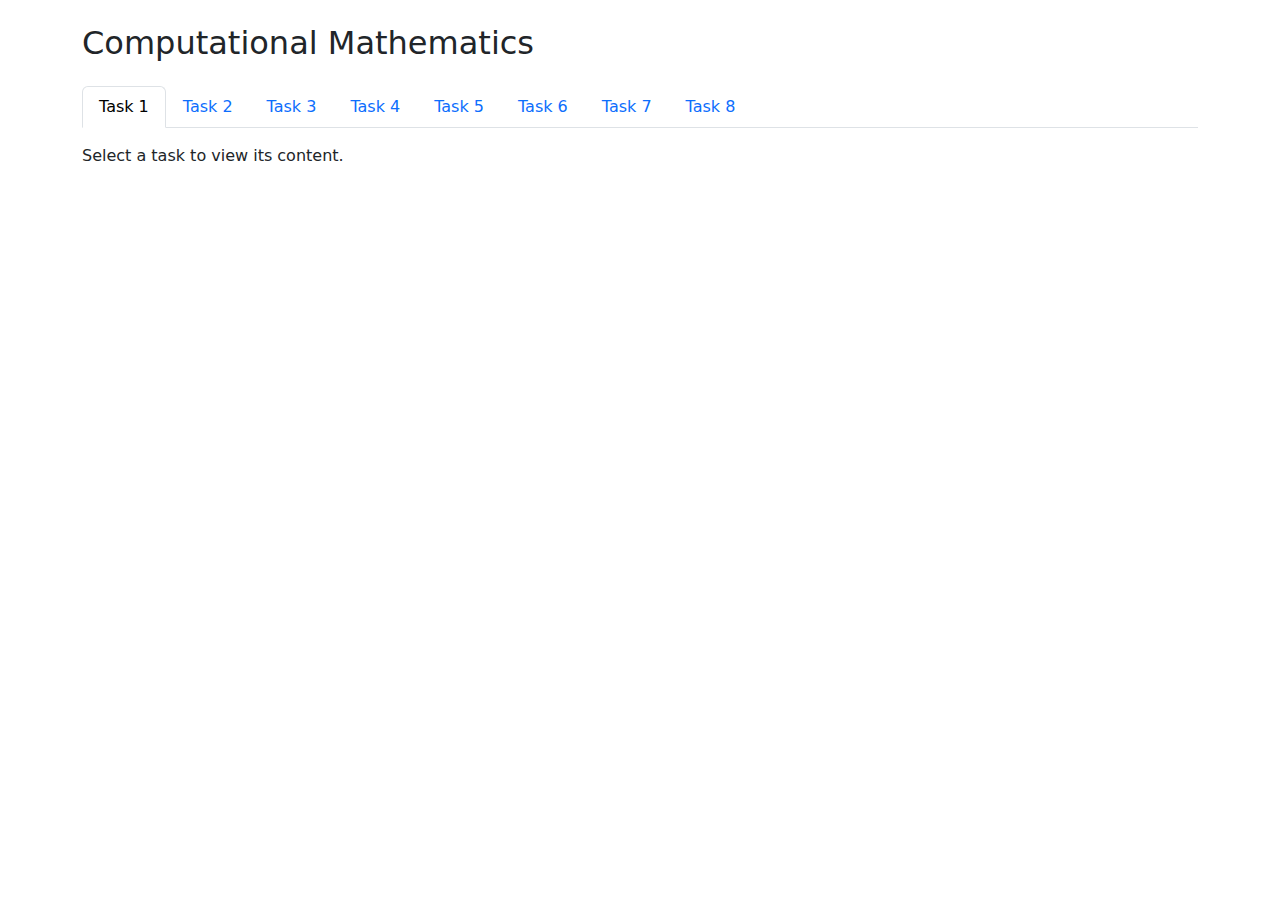
<file: frontend/index.html>
<!DOCTYPE html>
<html lang="en">
<head>
    <meta charset="UTF-8">
    <meta name="viewport" content="width=device-width, initial-scale=1.0">
    <title>Final Project</title>
    <link href="https://cdn.jsdelivr.net/npm/bootstrap@5.3.3/dist/css/bootstrap.min.css" rel="stylesheet" integrity="sha384-QWTKZyjpPEjISv5WaRU9OFeRpok6YctnYmDr5pNlyT2bRjXh0JMhjY6hW+ALEwIH" crossorigin="anonymous">
</head>
<body>
    <div class="container mt-4">
        <h2 class="mb-4">Computational Mathematics</h2>
        
        <!-- Tabs for selecting tasks -->
        <ul class="nav nav-tabs">
            <li class="nav-item">
                <a class="nav-link active" href="#" onclick="loadTask('task1')">Task 1</a>
            </li>
            <li class="nav-item">
                <a class="nav-link" href="#" onclick="loadTask('task2')">Task 2</a>
            </li>
            <li class="nav-item">
                <a class="nav-link" href="#" onclick="loadTask('task3')">Task 3</a>
            </li>
            <li class="nav-item">
                <a class="nav-link" href="#" onclick="loadTask('task4')">Task 4</a>
            </li>
            <li class="nav-item">
                <a class="nav-link" href="#" onclick="loadTask('task5')">Task 5</a>
            </li>
            <li class="nav-item">
                <a class="nav-link" href="#" onclick="loadTask('task6')">Task 6</a>
            </li>
            <li class="nav-item">
                <a class="nav-link" href="#" onclick="loadTask('task7')">Task 7</a>
            </li>
            <li class="nav-item">
                <a class="nav-link" href="#" onclick="loadTask('task8')">Task 8</a>
            </li>
        </ul>

        <!-- Content Section -->
        <div id="content" class="mt-3">
            <p>Select a task to view its content.</p>
        </div>
    </div>

    <script>
        function loadTask(task) {
            // This function returns html data for the tasks
            fetch(`tasks/${task}.html`)
                .then(response => response.text())
                .then(html => {
                    document.getElementById("content").innerHTML = html;  // here it's updating content section in index.html
                })
                .catch(error => console.error("Error loading task:", error));
        }
    </script>
    <script src="https://cdn.jsdelivr.net/npm/bootstrap@5.3.3/dist/js/bootstrap.bundle.min.js" integrity="sha384-YvpcrYf0tY3lHB60NNkmXc5s9fDVZLESaAA55NDzOxhy9GkcIdslK1eN7N6jIeHz" crossorigin="anonymous"></script>
</body>
</html>
</file>
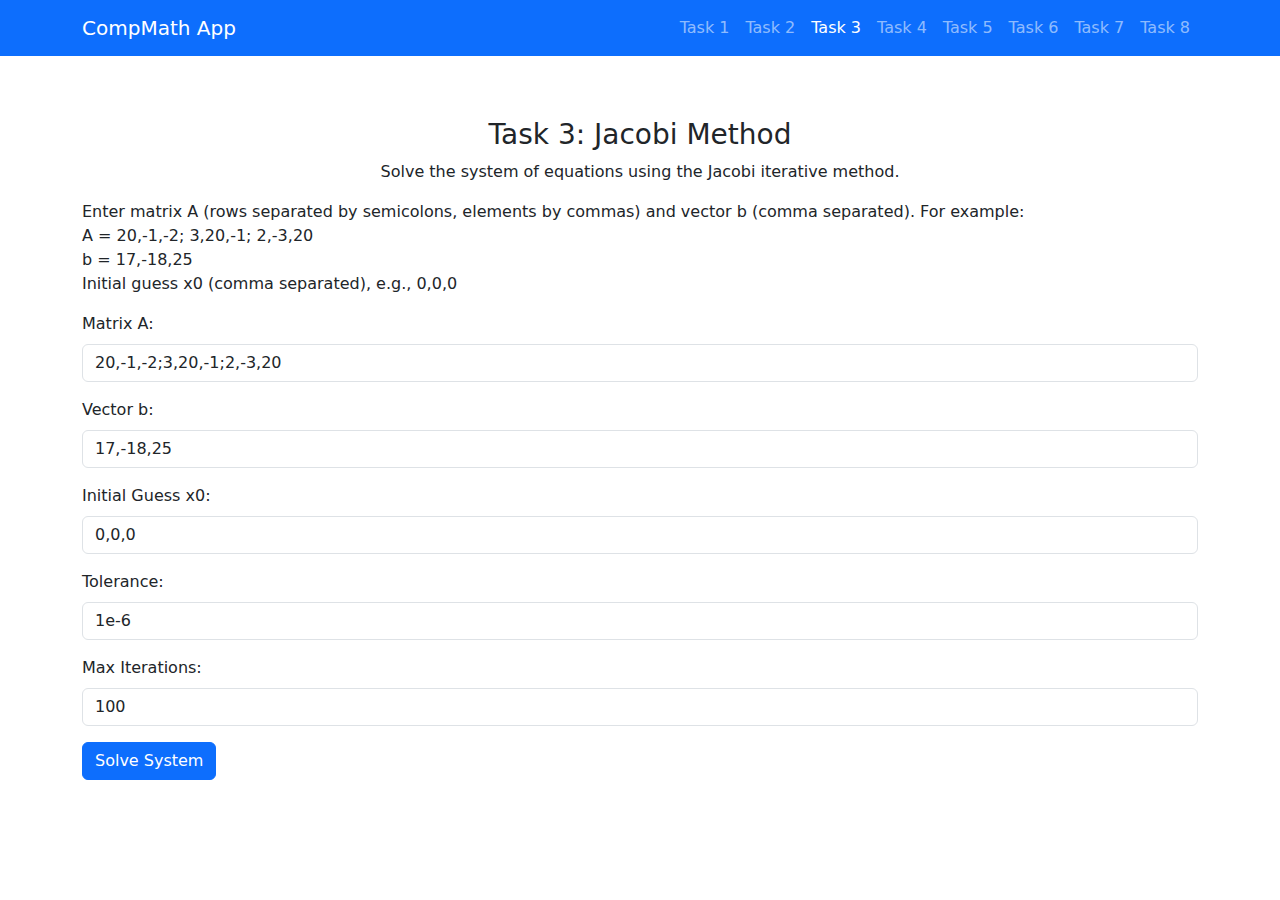
<file: templates/task3.html>
<!DOCTYPE html>
<html lang="en">
<head>
  <meta charset="UTF-8">
  <meta name="viewport" content="width=device-width, initial-scale=1">
  <title>Task 3 – Jacobi Method</title>
  <link href="https://cdn.jsdelivr.net/npm/bootstrap@5.3.3/dist/css/bootstrap.min.css" rel="stylesheet">
  <style> body { padding-top: 70px; } </style>
</head>
<body>
  <!-- Navbar -->
  <nav class="navbar navbar-expand-lg navbar-dark bg-primary fixed-top">
    <div class="container">
      <a class="navbar-brand" href="index.html">CompMath App</a>
      <button class="navbar-toggler" type="button" data-bs-toggle="collapse" data-bs-target="#navbarNav">
        <span class="navbar-toggler-icon"></span>
      </button>
      <div class="collapse navbar-collapse" id="navbarNav">
        <ul class="navbar-nav ms-auto">
          <li class="nav-item"><a class="nav-link" href="task1.html">Task 1</a></li>
          <li class="nav-item"><a class="nav-link" href="task2.html">Task 2</a></li>
          <li class="nav-item"><a class="nav-link active" href="task3.html">Task 3</a></li>
          <li class="nav-item"><a class="nav-link" href="task4.html">Task 4</a></li>
          <li class="nav-item"><a class="nav-link" href="task5.html">Task 5</a></li>
          <li class="nav-item"><a class="nav-link" href="task6.html">Task 6</a></li>
          <li class="nav-item"><a class="nav-link" href="task7.html">Task 7</a></li>
          <li class="nav-item"><a class="nav-link" href="task8.html">Task 8</a></li>
        </ul>
      </div>
    </div>
  </nav>
  
  <!-- Page content -->
  <div class="container mt-5">
    <h3 class="text-center">Task 3: Jacobi Method</h3>
    <p class="text-center">Solve the system of equations using the Jacobi iterative method.</p>
    <p>Enter matrix A (rows separated by semicolons, elements by commas) and vector b (comma separated). For example:<br>
      A = 20,-1,-2; 3,20,-1; 2,-3,20<br>
      b = 17,-18,25<br>
      Initial guess x0 (comma separated), e.g., 0,0,0
    </p>
    <div class="mb-3">
      <label for="matrixA" class="form-label">Matrix A:</label>
      <input type="text" id="matrixA" class="form-control" value="20,-1,-2;3,20,-1;2,-3,20">
    </div>
    <div class="mb-3">
      <label for="vectorB" class="form-label">Vector b:</label>
      <input type="text" id="vectorB" class="form-control" value="17,-18,25">
    </div>
    <div class="mb-3">
      <label for="initialGuess" class="form-label">Initial Guess x0:</label>
      <input type="text" id="initialGuess" class="form-control" value="0,0,0">
    </div>
    <div class="mb-3">
      <label for="tol" class="form-label">Tolerance:</label>
      <input type="text" id="tol" class="form-control" value="1e-6">
    </div>
    <div class="mb-3">
      <label for="maxIter" class="form-label">Max Iterations:</label>
      <input type="number" id="maxIter" class="form-control" value="100">
    </div>
    <button onclick="solveJacobi()" class="btn btn-primary">Solve System</button>
    <div class="mt-4" id="jacobiResult"></div>
  </div>
  
  <script>
    function parseMatrix(str) {
      return str.split(";").map(row => row.split(",").map(Number));
    }
    function parseVector(str) {
      return str.split(",").map(Number);
    }
    function solveJacobi() {
      const data = {
        A: parseMatrix(document.getElementById("matrixA").value),
        b: parseVector(document.getElementById("vectorB").value),
        x0: parseVector(document.getElementById("initialGuess").value),
        tol: document.getElementById("tol").value,
        max_iter: document.getElementById("maxIter").value
      };
      fetch("http://localhost:5000/solve-jacobi", {
        method: "POST",
        headers: {"Content-Type": "application/json"},
        body: JSON.stringify(data)
      })
      .then(res => res.json())
      .then(response => {
        document.getElementById("jacobiResult").innerHTML = `
        <h4>Solution:</h4>
        <pre>[${response.solution.join(", ")}]</pre>
        `;
      })
      .catch(err => console.error("Error:", err));
    }
  </script>
  <script src="https://cdn.jsdelivr.net/npm/bootstrap@5.3.3/dist/js/bootstrap.bundle.min.js"></script>
</body>
</html>
</file>
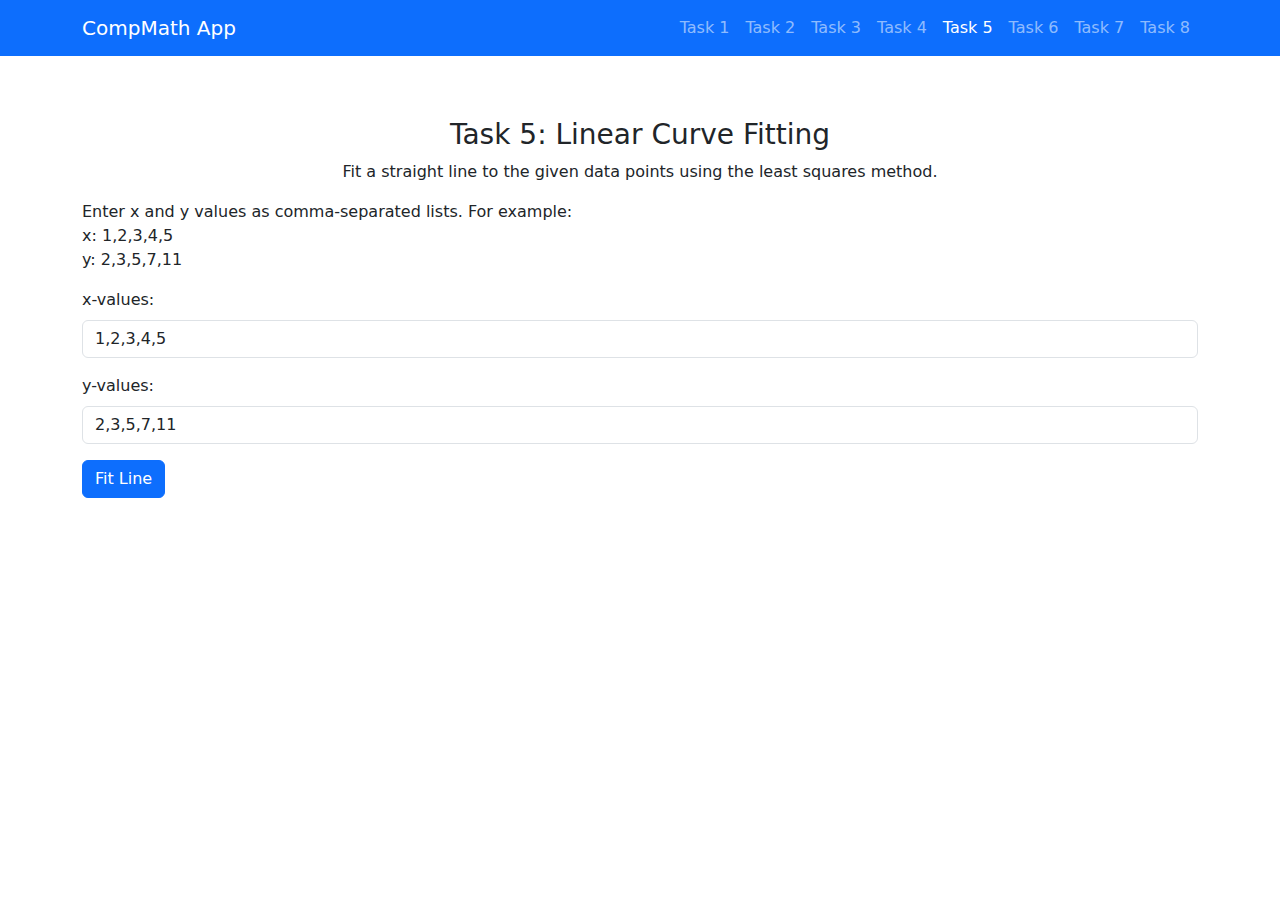
<file: templates/task5.html>
<!DOCTYPE html>
<html lang="en">
<head>
  <meta charset="UTF-8">
  <meta name="viewport" content="width=device-width, initial-scale=1">
  <title>Task 5 – Linear Curve Fitting</title>
  <link href="https://cdn.jsdelivr.net/npm/bootstrap@5.3.3/dist/css/bootstrap.min.css" rel="stylesheet">
  <style> body { padding-top: 70px; } </style>
</head>
<body>
  <!-- Navbar -->
  <nav class="navbar navbar-expand-lg navbar-dark bg-primary fixed-top">
    <div class="container">
      <a class="navbar-brand" href="index.html">CompMath App</a>
      <button class="navbar-toggler" type="button" data-bs-toggle="collapse" data-bs-target="#navbarNav">
        <span class="navbar-toggler-icon"></span>
      </button>
      <div class="collapse navbar-collapse" id="navbarNav">
        <ul class="navbar-nav ms-auto">
          <li class="nav-item"><a class="nav-link" href="task1.html">Task 1</a></li>
          <li class="nav-item"><a class="nav-link" href="task2.html">Task 2</a></li>
          <li class="nav-item"><a class="nav-link" href="task3.html">Task 3</a></li>
          <li class="nav-item"><a class="nav-link" href="task4.html">Task 4</a></li>
          <li class="nav-item"><a class="nav-link active" href="task5.html">Task 5</a></li>
          <li class="nav-item"><a class="nav-link" href="task6.html">Task 6</a></li>
          <li class="nav-item"><a class="nav-link" href="task7.html">Task 7</a></li>
          <li class="nav-item"><a class="nav-link" href="task8.html">Task 8</a></li>
        </ul>
      </div>
    </div>
  </nav>
  
  <!-- Page content -->
  <div class="container mt-5">
    <h3 class="text-center">Task 5: Linear Curve Fitting</h3>
    <p class="text-center">Fit a straight line to the given data points using the least squares method.</p>
    <p>Enter x and y values as comma-separated lists. For example:<br>
      x: 1,2,3,4,5<br>
      y: 2,3,5,7,11
    </p>
    <div class="mb-3">
      <label for="xValues" class="form-label">x-values:</label>
      <input type="text" id="xValues" class="form-control" value="1,2,3,4,5">
    </div>
    <div class="mb-3">
      <label for="yValues" class="form-label">y-values:</label>
      <input type="text" id="yValues" class="form-control" value="2,3,5,7,11">
    </div>
    <button onclick="fitCurve()" class="btn btn-primary">Fit Line</button>
    <div class="mt-4" id="fitResult"></div>
  </div>
  
  <script>
    function parseList(str) {
      return str.split(",").map(Number);
    }
    function fitCurve() {
      const data = {
        x: parseList(document.getElementById("xValues").value),
        y: parseList(document.getElementById("yValues").value)
      };
      fetch("http://localhost:5000/linear-curve-fit", {
        method: "POST",
        headers: {"Content-Type": "application/json"},
        body: JSON.stringify(data)
      })
      .then(res => res.json())
      .then(response => {
        let html = `<strong>Slope:</strong> ${response.slope}<br>
                    <strong>Intercept:</strong> ${response.intercept}<br>
                    <strong>Fitted y-values:</strong> ${response.fitted_y}`;
        document.getElementById("fitResult").innerHTML = html;
      })
      .catch(err => console.error("Error:", err));
    }
  </script>
  <script src="https://cdn.jsdelivr.net/npm/bootstrap@5.3.3/dist/js/bootstrap.bundle.min.js"></script>
</body>
</html>
</file>
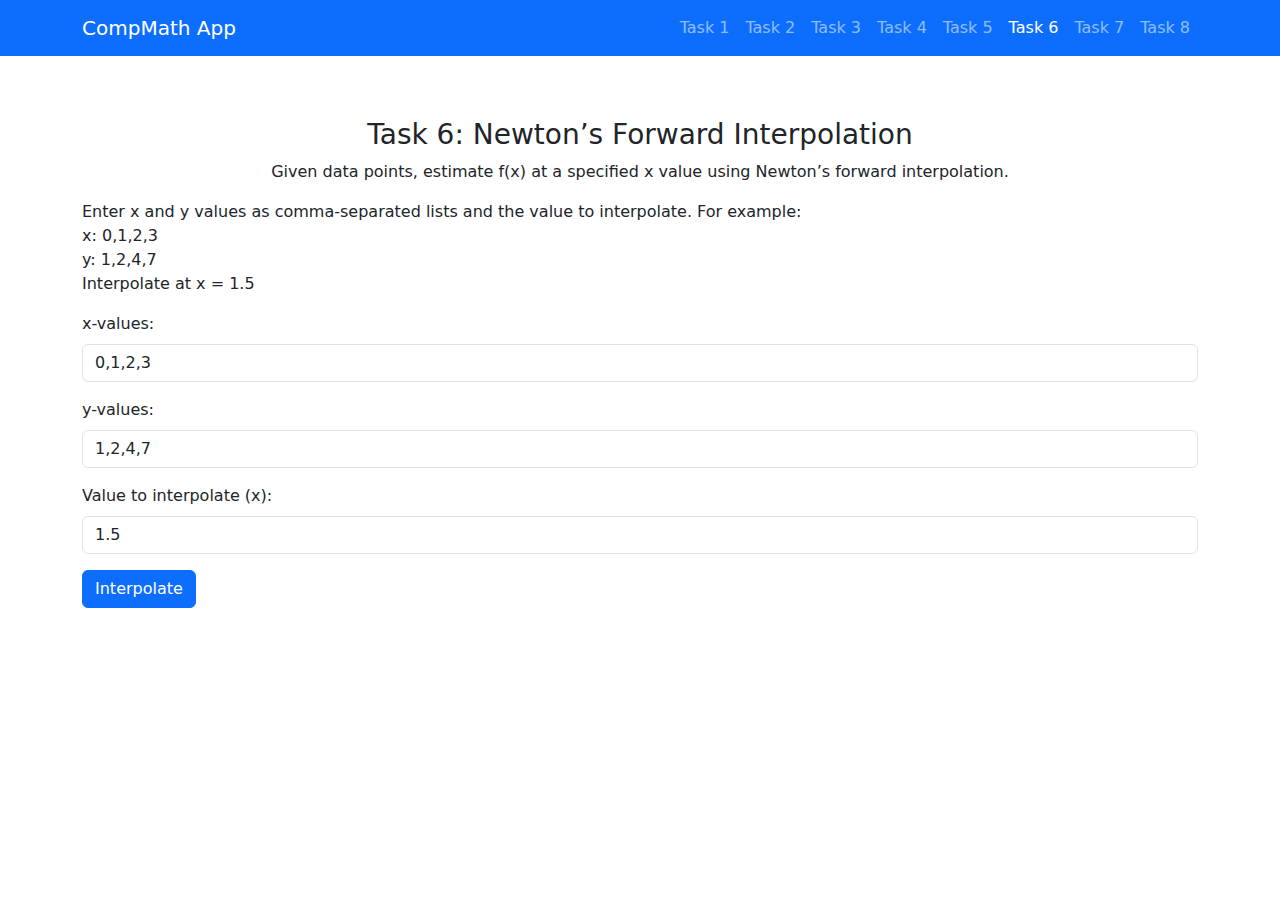
<file: templates/task6.html>
<!DOCTYPE html>
<html lang="en">
<head>
  <meta charset="UTF-8">
  <meta name="viewport" content="width=device-width, initial-scale=1">
  <title>Task 6 – Newton’s Forward Interpolation</title>
  <link href="https://cdn.jsdelivr.net/npm/bootstrap@5.3.3/dist/css/bootstrap.min.css" rel="stylesheet">
  <style> body { padding-top: 70px; } </style>
</head>
<body>
  <!-- Navbar -->
  <nav class="navbar navbar-expand-lg navbar-dark bg-primary fixed-top">
    <div class="container">
      <a class="navbar-brand" href="index.html">CompMath App</a>
      <button class="navbar-toggler" type="button" data-bs-toggle="collapse" data-bs-target="#navbarNav">
        <span class="navbar-toggler-icon"></span>
      </button>
      <div class="collapse navbar-collapse" id="navbarNav">
        <ul class="navbar-nav ms-auto">
          <li class="nav-item"><a class="nav-link" href="task1.html">Task 1</a></li>
          <li class="nav-item"><a class="nav-link" href="task2.html">Task 2</a></li>
          <li class="nav-item"><a class="nav-link" href="task3.html">Task 3</a></li>
          <li class="nav-item"><a class="nav-link" href="task4.html">Task 4</a></li>
          <li class="nav-item"><a class="nav-link" href="task5.html">Task 5</a></li>
          <li class="nav-item"><a class="nav-link active" href="task6.html">Task 6</a></li>
          <li class="nav-item"><a class="nav-link" href="task7.html">Task 7</a></li>
          <li class="nav-item"><a class="nav-link" href="task8.html">Task 8</a></li>
        </ul>
      </div>
    </div>
  </nav>
  
  <!-- Page content -->
  <div class="container mt-5">
    <h3 class="text-center">Task 6: Newton’s Forward Interpolation</h3>
    <p class="text-center">Given data points, estimate f(x) at a specified x value using Newton’s forward interpolation.</p>
    <p>Enter x and y values as comma-separated lists and the value to interpolate. For example:<br>
      x: 0,1,2,3<br>
      y: 1,2,4,7<br>
      Interpolate at x = 1.5
    </p>
    <div class="mb-3">
      <label for="xValues" class="form-label">x-values:</label>
      <input type="text" id="xValues" class="form-control" value="0,1,2,3">
    </div>
    <div class="mb-3">
      <label for="yValues" class="form-label">y-values:</label>
      <input type="text" id="yValues" class="form-control" value="1,2,4,7">
    </div>
    <div class="mb-3">
      <label for="interpValue" class="form-label">Value to interpolate (x):</label>
      <input type="text" id="interpValue" class="form-control" value="1.5">
    </div>
    <button onclick="newtonForwardInterp()" class="btn btn-primary">Interpolate</button>
    <div class="mt-4" id="interpResult"></div>
  </div>
  
  <script>
    function parseList(str) {
      return str.split(",").map(Number);
    }
    function newtonForwardInterp() {
      const data = {
        x: parseList(document.getElementById("xValues").value),
        y: parseList(document.getElementById("yValues").value),
        x_value: document.getElementById("interpValue").value
      };
      fetch("http://localhost:5000/newton-forward-interpolation", {
        method: "POST",
        headers: {"Content-Type": "application/json"},
        body: JSON.stringify(data)
      })
      .then(res => res.json())
      .then(response => {
        document.getElementById("interpResult").innerHTML = `<strong>Interpolated value:</strong> ${response.interpolated_value}`;
      })
      .catch(err => console.error("Error:", err));
    }
  </script>
  <script src="https://cdn.jsdelivr.net/npm/bootstrap@5.3.3/dist/js/bootstrap.bundle.min.js"></script>
</body>
</html>
</file>
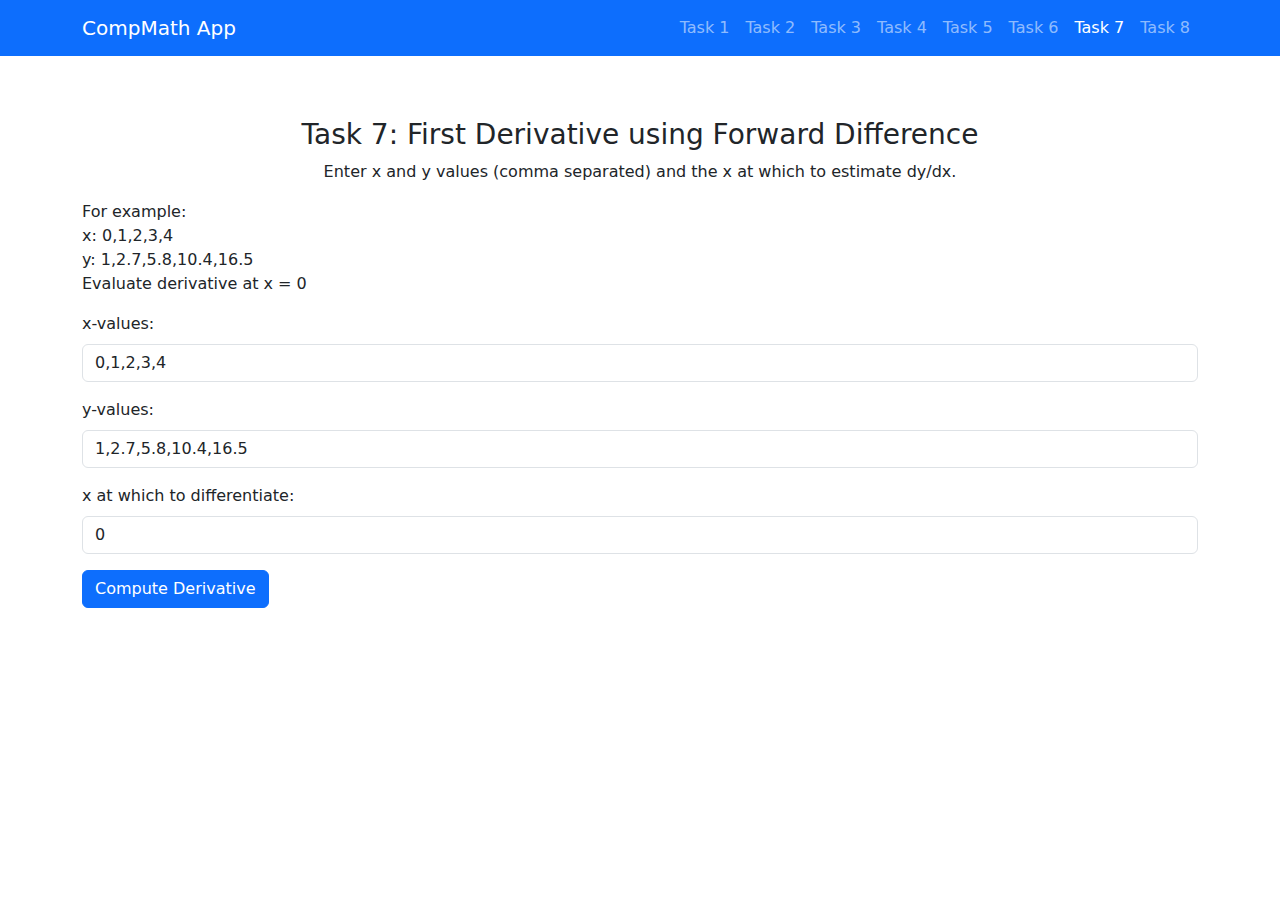
<file: templates/task7.html>
<!DOCTYPE html>
<html lang="en">
<head>
  <meta charset="UTF-8">
  <meta name="viewport" content="width=device-width, initial-scale=1">
  <title>Task 7 – First Derivative</title>
  <link href="https://cdn.jsdelivr.net/npm/bootstrap@5.3.3/dist/css/bootstrap.min.css" rel="stylesheet">
  <style> body { padding-top: 70px; } </style>
</head>
<body>
  <!-- Navbar -->
  <nav class="navbar navbar-expand-lg navbar-dark bg-primary fixed-top">
    <div class="container">
      <a class="navbar-brand" href="index.html">CompMath App</a>
      <button class="navbar-toggler" type="button" data-bs-toggle="collapse" data-bs-target="#navbarNav">
        <span class="navbar-toggler-icon"></span>
      </button>
      <div class="collapse navbar-collapse" id="navbarNav">
        <ul class="navbar-nav ms-auto">
          <li class="nav-item"><a class="nav-link" href="task1.html">Task 1</a></li>
          <li class="nav-item"><a class="nav-link" href="task2.html">Task 2</a></li>
          <li class="nav-item"><a class="nav-link" href="task3.html">Task 3</a></li>
          <li class="nav-item"><a class="nav-link" href="task4.html">Task 4</a></li>
          <li class="nav-item"><a class="nav-link" href="task5.html">Task 5</a></li>
          <li class="nav-item"><a class="nav-link" href="task6.html">Task 6</a></li>
          <li class="nav-item"><a class="nav-link active" href="task7.html">Task 7</a></li>
          <li class="nav-item"><a class="nav-link" href="task8.html">Task 8</a></li>
        </ul>
      </div>
    </div>
  </nav>
  
  <!-- Page content -->
  <div class="container mt-5">
    <h3 class="text-center">Task 7: First Derivative using Forward Difference</h3>
    <p class="text-center">Enter x and y values (comma separated) and the x at which to estimate dy/dx.</p>
    <p>For example:<br>
      x: 0,1,2,3,4<br>
      y: 1,2.7,5.8,10.4,16.5<br>
      Evaluate derivative at x = 0
    </p>
    <div class="mb-3">
      <label for="xValues" class="form-label">x-values:</label>
      <input type="text" id="xValues" class="form-control" value="0,1,2,3,4">
    </div>
    <div class="mb-3">
      <label for="yValues" class="form-label">y-values:</label>
      <input type="text" id="yValues" class="form-control" value="1,2.7,5.8,10.4,16.5">
    </div>
    <div class="mb-3">
      <label for="derivPoint" class="form-label">x at which to differentiate:</label>
      <input type="text" id="derivPoint" class="form-control" value="0">
    </div>
    <button onclick="computeDerivative()" class="btn btn-primary">Compute Derivative</button>
    <div class="mt-4" id="derivativeResult"></div>
  </div>
  
  <script>
    function parseList(str) {
      return str.split(",").map(Number);
    }
    function computeDerivative() {
      const data = {
        x: parseList(document.getElementById("xValues").value),
        y: parseList(document.getElementById("yValues").value),
        x_value: document.getElementById("derivPoint").value
      };
      fetch("http://localhost:5000/first-derivative", {
        method: "POST",
        headers: {"Content-Type": "application/json"},
        body: JSON.stringify(data)
      })
      .then(res => res.json())
      .then(response => {
        document.getElementById("derivativeResult").innerHTML = `<strong>dy/dx:</strong> ${response.derivative}`;
      })
      .catch(err => console.error("Error:", err));
    }
  </script>
  <script src="https://cdn.jsdelivr.net/npm/bootstrap@5.3.3/dist/js/bootstrap.bundle.min.js"></script>
</body>
</html>
</file>
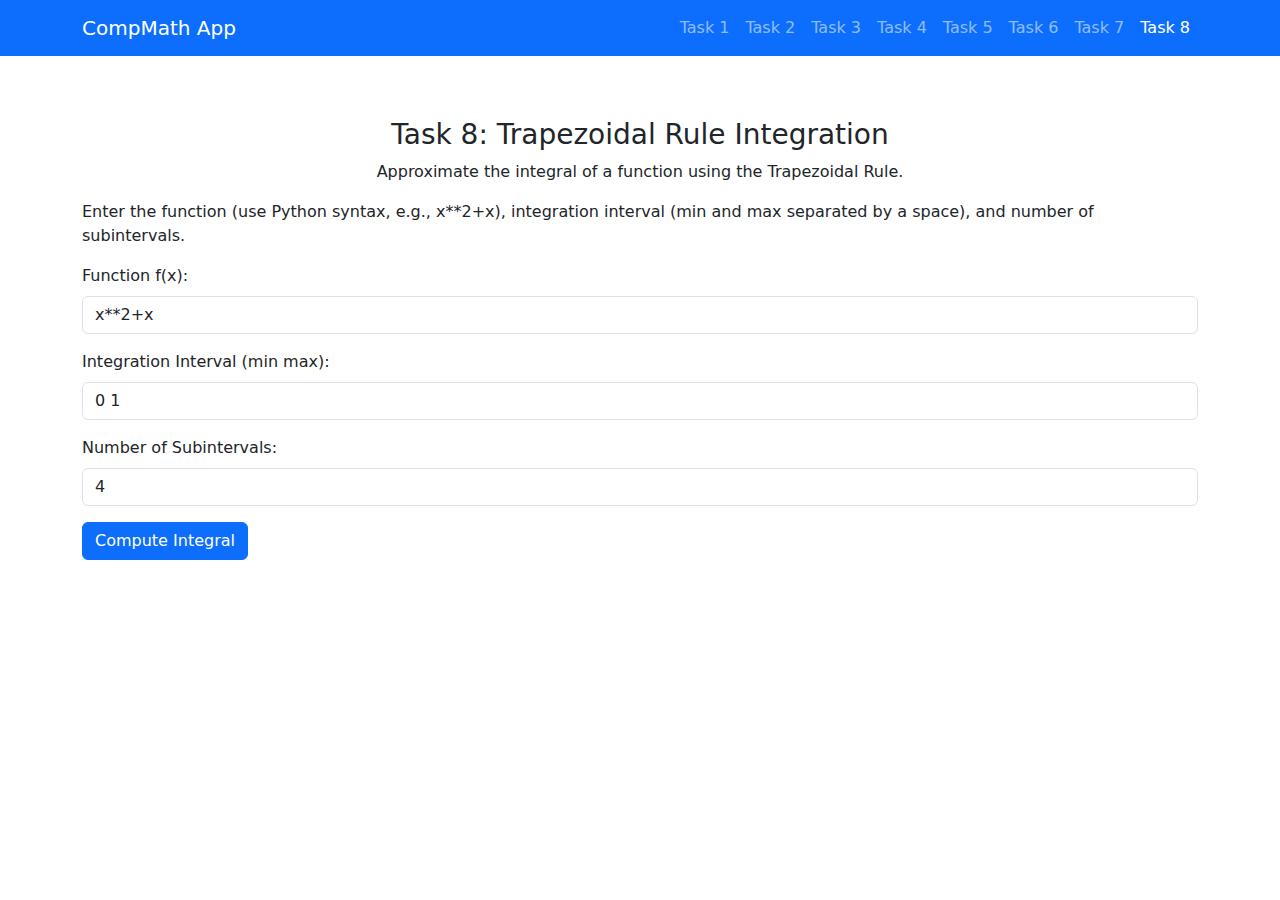
<file: templates/task8.html>
<!DOCTYPE html>
<html lang="en">
<head>
  <meta charset="UTF-8">
  <meta name="viewport" content="width=device-width, initial-scale=1">
  <title>Task 8 – Trapezoidal Rule Integration</title>
  <link href="https://cdn.jsdelivr.net/npm/bootstrap@5.3.3/dist/css/bootstrap.min.css" rel="stylesheet">
  <style> body { padding-top: 70px; } </style>
</head>
<body>
  <!-- Navbar -->
  <nav class="navbar navbar-expand-lg navbar-dark bg-primary fixed-top">
    <div class="container">
      <a class="navbar-brand" href="index.html">CompMath App</a>
      <button class="navbar-toggler" type="button" data-bs-toggle="collapse" data-bs-target="#navbarNav">
        <span class="navbar-toggler-icon"></span>
      </button>
      <div class="collapse navbar-collapse" id="navbarNav">
        <ul class="navbar-nav ms-auto">
          <li class="nav-item"><a class="nav-link" href="task1.html">Task 1</a></li>
          <li class="nav-item"><a class="nav-link" href="task2.html">Task 2</a></li>
          <li class="nav-item"><a class="nav-link" href="task3.html">Task 3</a></li>
          <li class="nav-item"><a class="nav-link" href="task4.html">Task 4</a></li>
          <li class="nav-item"><a class="nav-link" href="task5.html">Task 5</a></li>
          <li class="nav-item"><a class="nav-link" href="task6.html">Task 6</a></li>
          <li class="nav-item"><a class="nav-link" href="task7.html">Task 7</a></li>
          <li class="nav-item"><a class="nav-link active" href="task8.html">Task 8</a></li>
        </ul>
      </div>
    </div>
  </nav>
  
  <!-- Page content -->
  <div class="container mt-5">
    <h3 class="text-center">Task 8: Trapezoidal Rule Integration</h3>
    <p class="text-center">Approximate the integral of a function using the Trapezoidal Rule.</p>
    <p>Enter the function (use Python syntax, e.g., x**2+x), integration interval (min and max separated by a space), and number of subintervals.</p>
    <div class="mb-3">
      <label for="function" class="form-label">Function f(x):</label>
      <input type="text" id="function" class="form-control" value="x**2+x">
    </div>
    <div class="mb-3">
      <label for="interval" class="form-label">Integration Interval (min max):</label>
      <input type="text" id="interval" class="form-control" value="0 1">
    </div>
    <div class="mb-3">
      <label for="subintervals" class="form-label">Number of Subintervals:</label>
      <input type="number" id="subintervals" class="form-control" value="4">
    </div>
    <button onclick="integrateTrapezoidal()" class="btn btn-primary">Compute Integral</button>
    <div class="mt-4" id="integrationResult"></div>
  </div>
  
  <script>
    function integrateTrapezoidal() {
      const data = {
        function: document.getElementById("function").value,
        interval: document.getElementById("interval").value,
        subintervals: document.getElementById("subintervals").value
      };
      fetch("http://localhost:5000/trapezoidal-rule", {
        method: "POST",
        headers: {"Content-Type": "application/json"},
        body: JSON.stringify(data)
      })
      .then(res => res.json())
      .then(response => {
        document.getElementById("integrationResult").innerHTML = `<strong>Approximate Integral:</strong> ${response.integral}`;
      })
      .catch(err => console.error("Error:", err));
    }
  </script>
  <script src="https://cdn.jsdelivr.net/npm/bootstrap@5.3.3/dist/js/bootstrap.bundle.min.js"></script>
</body>
</html>
</file>
